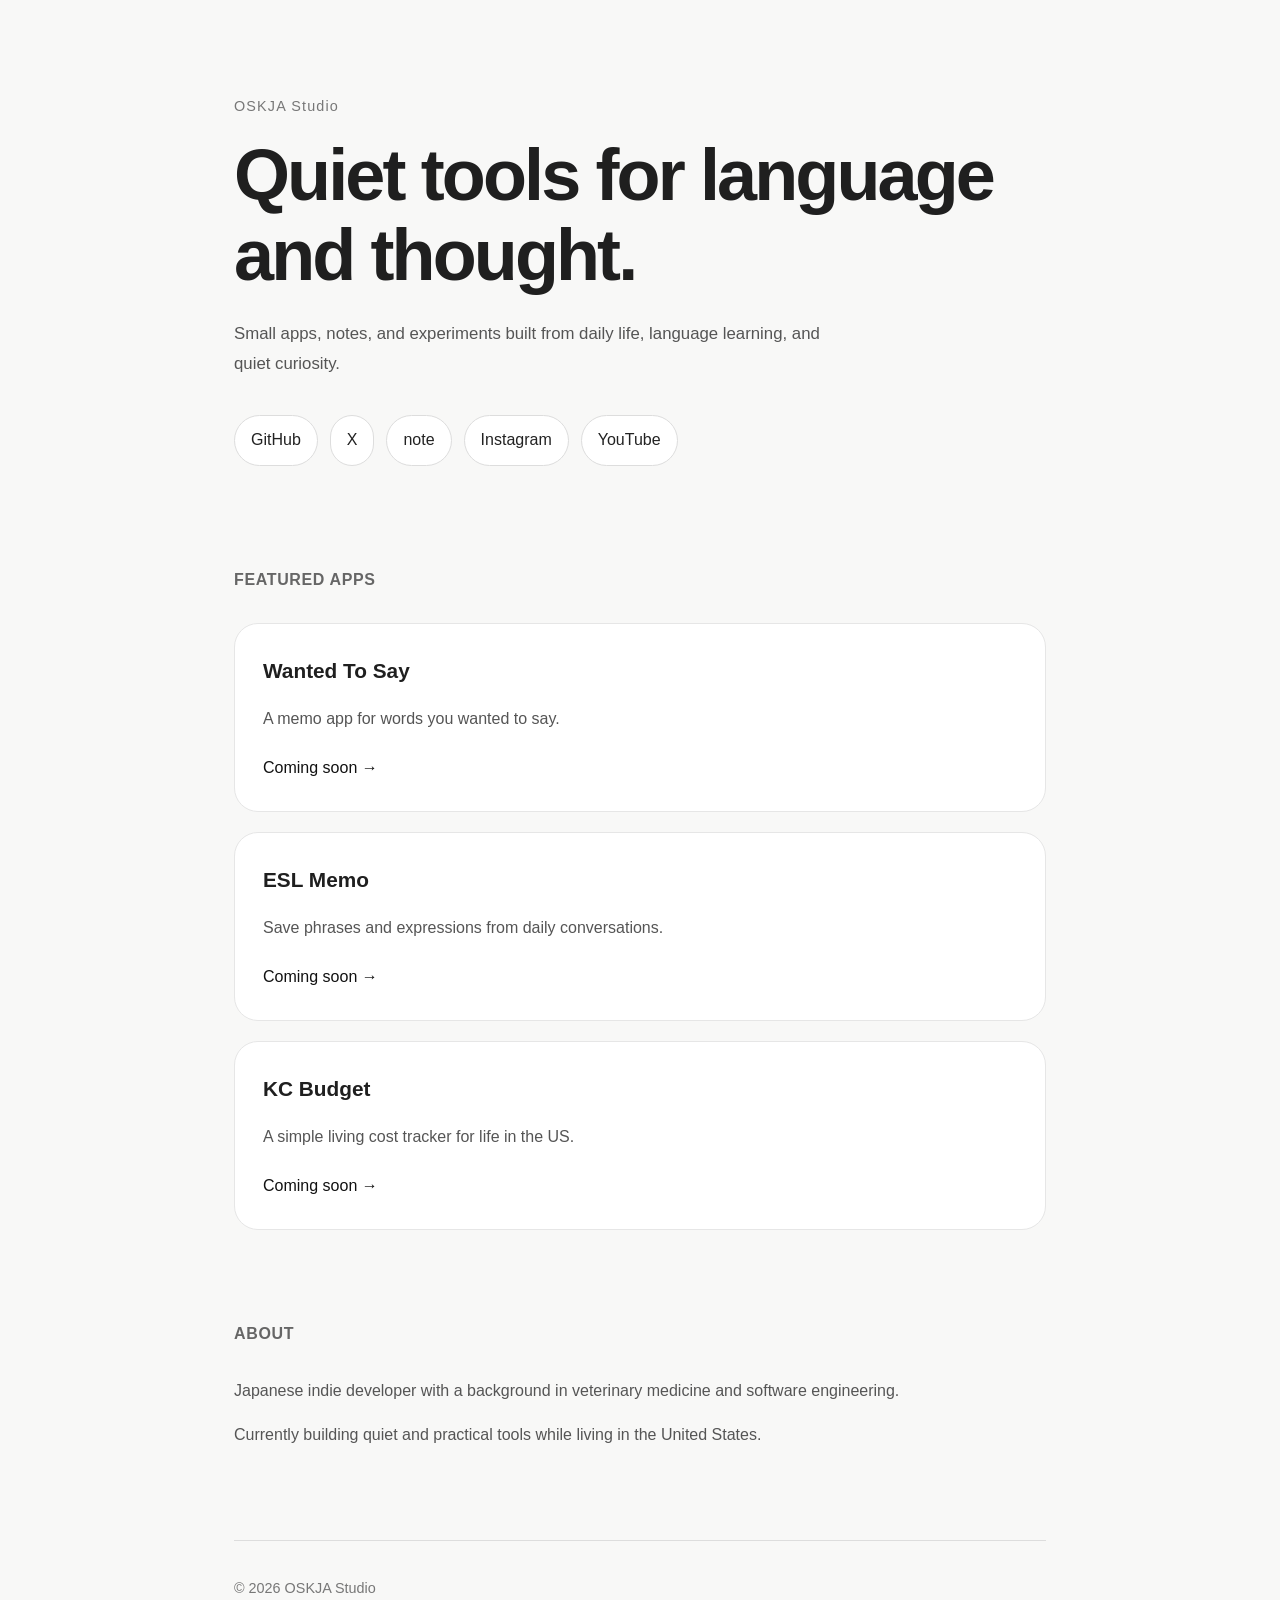
<file: index.html>
<!DOCTYPE html>
<html lang="en">
<head>
  <meta charset="UTF-8" />
	<meta name="viewport" content="width=device-width, initial-scale=1.0" />

	  <title>OSKJA Studio</title>

		<meta
			name="description"
				content="Quiet tools for language and thought."
				  />

					<link rel="stylesheet" href="style.css" />
					</head>

					<body>

					  <main class="container">

						  <section class="hero">
								<p class="label">OSKJA Studio</p>

									  <h1>
											  Quiet tools for language and thought.
													</h1>

														  <p class="intro">
																  Small apps, notes, and experiments built from daily life,
																		  language learning, and quiet curiosity.
																				</p>

																					  <div class="links">
																							  <a href="https://github.com/oskja" target="_blank">
																										GitHub
																												</a>

																														<a href="https://x.com/YOUR_ID" target="_blank">
																																  X
																																		  </a>

																																				  <a href="https://note.com/YOUR_ID" target="_blank">
																																							note
																																									</a>

																																											<a href="https://instagram.com/YOUR_ID" target="_blank">
																																													  Instagram
																																															  </a>

																																																	  <a href="https://youtube.com/@YOUR_ID" target="_blank">
																																																				YouTube
																																																						</a>
																																																							  </div>
																																																								  </section>

																																																									  <section class="section">
																																																											<div class="section-header">
																																																													<h2>Featured Apps</h2>
																																																														  </div>

																																																																<div class="cards">

																																																																		<article class="card">
																																																																				  <h3>Wanted To Say</h3>

																																																																							<p>
																																																																										A memo app for words you wanted to say.
																																																																												  </p>

																																																																															<a href="#">
																																																																																		Coming soon →
																																																																																				  </a>
																																																																																						  </article>

																																																																																								  <article class="card">
																																																																																											<h3>ESL Memo</h3>

																																																																																													  <p>
																																																																																																  Save phrases and expressions from daily conversations.
																																																																																																			</p>

																																																																																																					  <a href="#">
																																																																																																								  Coming soon →
																																																																																																											</a>
																																																																																																													</article>

																																																																																																															<article class="card">
																																																																																																																	  <h3>KC Budget</h3>

																																																																																																																				<p>
																																																																																																																							A simple living cost tracker for life in the US.
																																																																																																																									  </p>

																																																																																																																												<a href="#">
																																																																																																																															Coming soon →
																																																																																																																																	  </a>
																																																																																																																																			  </article>

																																																																																																																																					</div>
																																																																																																																																						</section>

																																																																																																																																							<section class="section about">
																																																																																																																																								  <div class="section-header">
																																																																																																																																										  <h2>About</h2>
																																																																																																																																												</div>

																																																																																																																																													  <p>
																																																																																																																																															  Japanese indie developer with a background in
																																																																																																																																																	  veterinary medicine and software engineering.
																																																																																																																																																			</p>

																																																																																																																																																				  <p>
																																																																																																																																																						  Currently building quiet and practical tools
																																																																																																																																																								  while living in the United States.
																																																																																																																																																										</p>
																																																																																																																																																											</section>

																																																																																																																																																												<footer class="footer">
																																																																																																																																																													  <p>
																																																																																																																																																															  © 2026 OSKJA Studio
																																																																																																																																																																	</p>
																																																																																																																																																																		</footer>

																																																																																																																																																																		  </main>

																																																																																																																																																																		  </body>
																																																																																																																																																																		  </html>
</file>
<file: style.css>
* {
	  box-sizing: border-box;
	  }

	  body {
		margin: 0;
		  background: #f8f8f7;
			color: #1f1f1f;
			  font-family:
				  -apple-system,
					  BlinkMacSystemFont,
						  "Helvetica Neue",
							  sans-serif;
								line-height: 1.8;
								}

								.container {
								  max-width: 860px;
									margin: 0 auto;
									  padding: 80px 24px;
									  }

									  .hero {
										margin-bottom: 100px;
										}

										.label {
										  font-size: 0.9rem;
											letter-spacing: 0.08em;
											  color: #777;
												margin-bottom: 16px;
												}

												h1 {
												  font-size: clamp(2.5rem, 6vw, 4.5rem);
													line-height: 1.1;
													  margin: 0 0 24px;
														font-weight: 600;
														  letter-spacing: -0.04em;
														  }

														  .intro {
															max-width: 620px;
															  font-size: 1.05rem;
																color: #555;
																}

																.links {
																  margin-top: 36px;
																	display: flex;
																	  flex-wrap: wrap;
																		gap: 12px;
																		}

																		.links a {
																		  text-decoration: none;
																			color: #222;
																			  border: 1px solid #ddd;
																				padding: 10px 16px;
																				  border-radius: 999px;
																					transition: 0.2s ease;
																					  background: white;
																					  }

																					  .links a:hover {
																						background: #222;
																						  color: white;
																						  }

																						  .section {
																							margin-bottom: 90px;
																							}

																							.section-header {
																							  margin-bottom: 28px;
																							  }

																							  .section-header h2 {
																								font-size: 1rem;
																								  font-weight: 600;
																									color: #666;
																									  letter-spacing: 0.04em;
																										text-transform: uppercase;
																										}

																										.cards {
																										  display: grid;
																											gap: 20px;
																											}

																											.card {
																											  background: white;
																												border: 1px solid #e6e6e6;
																												  border-radius: 24px;
																													padding: 28px;
																													  transition: 0.2s ease;
																													  }

																													  .card:hover {
																														transform: translateY(-2px);
																														}

																														.card h3 {
																														  margin-top: 0;
																															margin-bottom: 12px;
																															  font-size: 1.3rem;
																															  }

																															  .card p {
																																color: #555;
																																  margin-bottom: 20px;
																																  }

																																  .card a {
																																	text-decoration: none;
																																	  color: #111;
																																		font-weight: 500;
																																		}

																																		.about p {
																																		  max-width: 680px;
																																			color: #555;
																																			}

																																			.footer {
																																			  padding-top: 20px;
																																				border-top: 1px solid #ddd;
																																				  color: #777;
																																					font-size: 0.9rem;
																																					}
</file>
